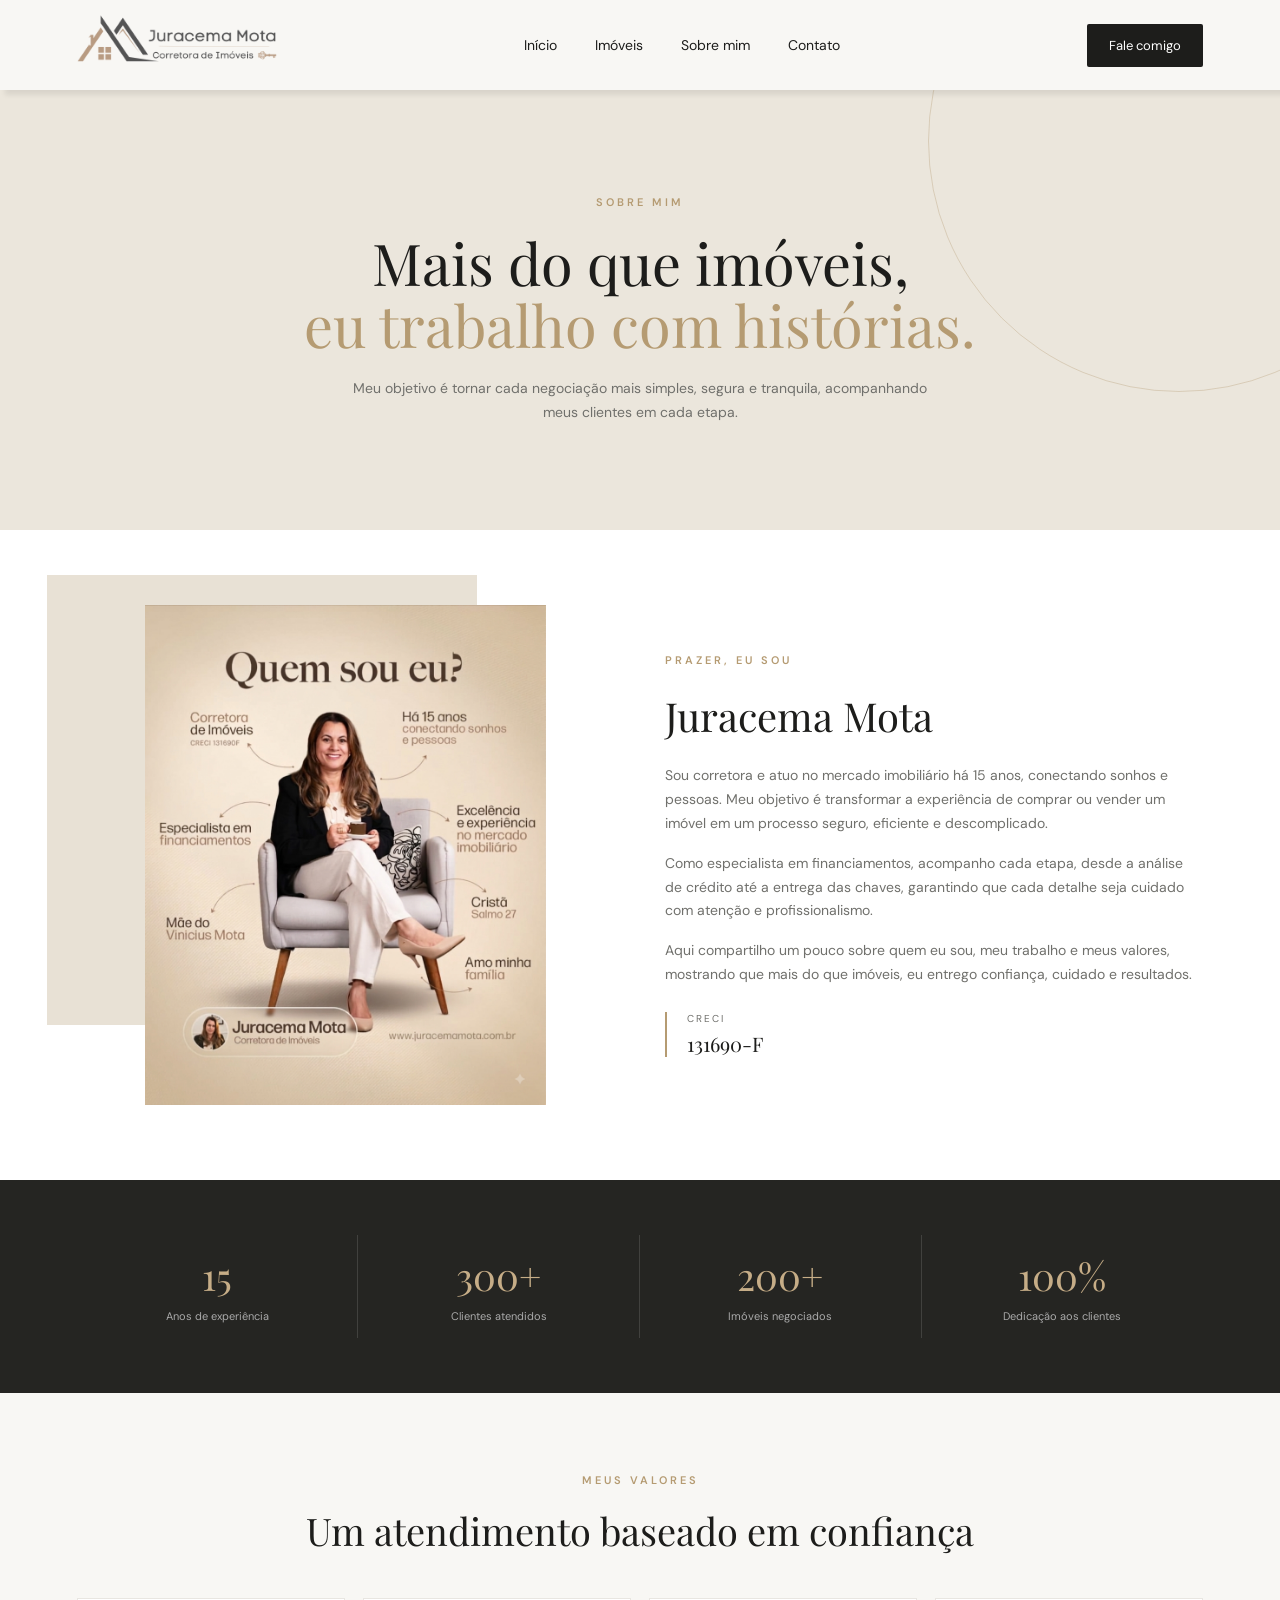
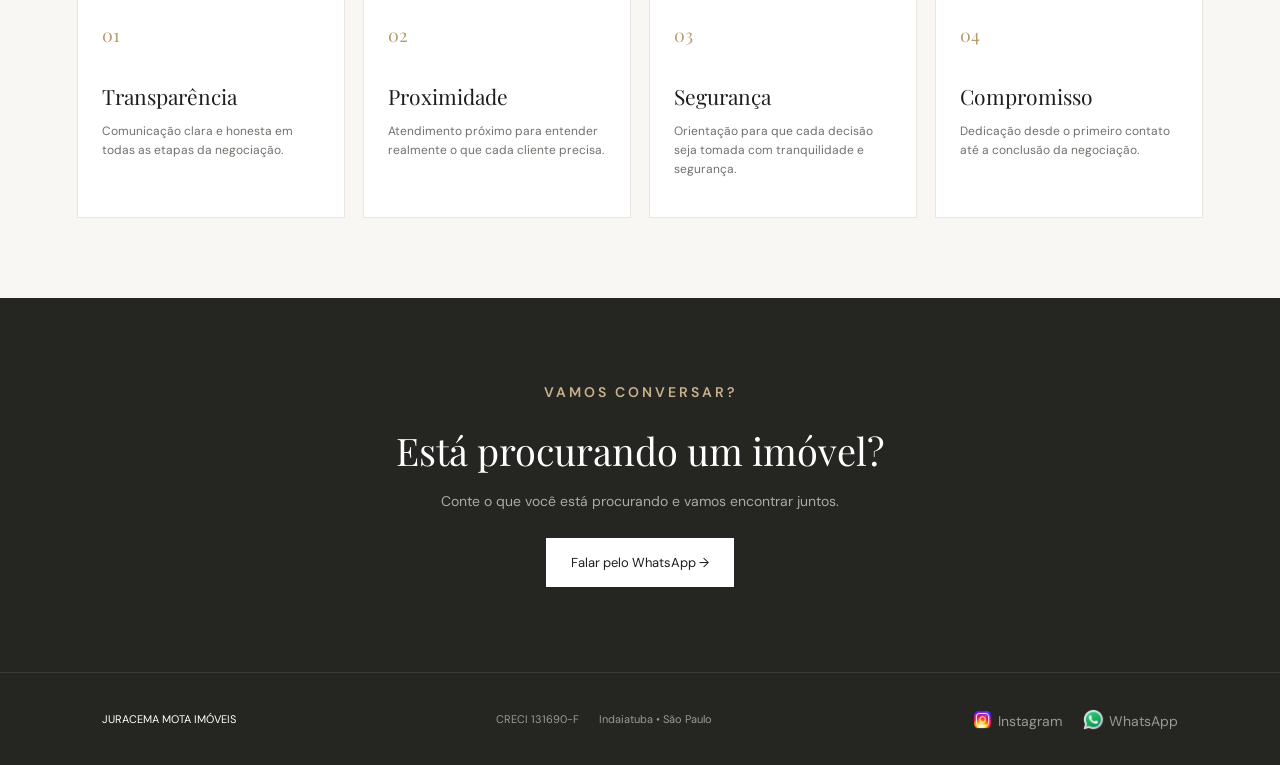
<file: Front-End/sobre.html>
<!DOCTYPE html>
<html lang="pt-BR">

<head>
    <meta charset="UTF-8">
    <meta name="viewport" content="width=device-width, initial-scale=1.0">

    <title>Sobre mim | Juracema Mota Imóveis</title>

    <meta property="og:title" content="Juracema Mota Imóveis">

    <meta property="og:description" content="Encontre seu próximo imóvel com atendimento personalizado.">

    <meta property="og:image" content="https://juracemamotaimoveis.com.br/Imagens/placeholder-imovel.png">

    <meta property="og:image:width" content="1200">
    <meta property="og:image:height" content="630">

    <meta property="og:url" content="https://juracemamotaimoveis.com.br/">

    <meta property="og:type" content="website">
    <meta property="og:site_name" content="Juracema Mota Imóveis">
    <meta property="og:locale" content="pt_BR">

    <meta name="twitter:card" content="summary_large_image">

    <link rel="preconnect" href="https://fonts.googleapis.com">
    <link rel="preconnect" href="https://fonts.gstatic.com" crossorigin>

    <link
        href="https://fonts.googleapis.com/css2?family=DM+Sans:wght@400;500;600&family=Playfair+Display:wght@400;500;600&display=swap"
        rel="stylesheet">

    <link rel="stylesheet" href="style.css">
    <link rel="stylesheet" href="pages.css">
    <link rel="icon" href="Imagens/FavIcon.png" type="image/x-icon">
</head>

<body>

    <header class="header">

        <a class="logo">
            <img src="Imagens/LogoJM.png" alt="Juracema Mota Imóveis">
        </a>

        <nav class="nav" id="mobile-nav">
            <a href="/">Início</a>
            <a href="/imoveis">Imóveis</a>
            <a href="/sobre">Sobre mim</a>
            <a href="#contato">Contato</a>
        </nav>

        <a href="#contato" class="header-button">
            Fale comigo
        </a>

        <button class="menu-button" id="menu-button" type="button" aria-label="Abrir menu" aria-expanded="false">
            ☰
        </button>

    </header>


    <main>

        <!-- HERO DA PÁGINA -->

        <section class="page-hero">

            <div class="page-hero-content">

                <p class="eyebrow">
                    SOBRE MIM
                </p>

                <h1>
                    Mais do que imóveis,
                    <span>eu trabalho com histórias.</span>
                </h1>

                <p>
                    Meu objetivo é tornar cada negociação mais
                    simples, segura e tranquila, acompanhando
                    meus clientes em cada etapa.
                </p>

            </div>

        </section>


        <!-- APRESENTAÇÃO -->

        <section class="about-page">

            <div class="about-page-image">

                <img src="Imagens/Sobre.png" alt="Nome da corretora">

            </div>

            <div class="about-page-content">

                <p class="eyebrow">
                    PRAZER, EU SOU
                </p>

                <h2>
                    Juracema Mota
                </h2>

                <p>
                    Sou corretora e atuo no mercado imobiliário há 15 anos,
                    conectando sonhos e pessoas. Meu objetivo é transformar a experiência
                    de comprar ou vender um imóvel em um processo seguro,
                    eficiente e descomplicado.
                </p>

                <p>
                    Como especialista em financiamentos, acompanho cada etapa,
                    desde a análise de crédito até a entrega das chaves,
                    garantindo que cada detalhe seja cuidado com atenção e profissionalismo.
                </p>

                <p>
                    Aqui compartilho um pouco sobre quem eu sou, meu trabalho e meus valores,
                    mostrando que mais do que imóveis, eu entrego confiança, cuidado e resultados.
                </p>

                <div class="about-signature">
                    <span>CRECI</span>
                    <strong>131690-F</strong>
                </div>

            </div>

        </section>


        <!-- NÚMEROS -->

        <section class="numbers-section">

            <div class="number-item">
                <strong>15</strong>
                <span>Anos de experiência</span>
            </div>

            <div class="number-item">
                <strong>300+</strong>
                <span>Clientes atendidos</span>
            </div>

            <div class="number-item">
                <strong>200+</strong>
                <span>Imóveis negociados</span>
            </div>

            <div class="number-item">
                <strong>100%</strong>
                <span>Dedicação aos clientes</span>
            </div>

        </section>


        <!-- VALORES -->

        <section class="values-section">

            <div class="section-heading centered">

                <p class="eyebrow">
                    MEUS VALORES
                </p>

                <h2>
                    Um atendimento baseado em confiança
                </h2>

            </div>


            <div class="values-grid">

                <article class="value-card">

                    <span>01</span>

                    <h3>
                        Transparência
                    </h3>

                    <p>
                        Comunicação clara e honesta em todas
                        as etapas da negociação.
                    </p>

                </article>


                <article class="value-card">

                    <span>02</span>

                    <h3>
                        Proximidade
                    </h3>

                    <p>
                        Atendimento próximo para entender
                        realmente o que cada cliente precisa.
                    </p>

                </article>


                <article class="value-card">

                    <span>03</span>

                    <h3>
                        Segurança
                    </h3>

                    <p>
                        Orientação para que cada decisão seja
                        tomada com tranquilidade e segurança.
                    </p>

                </article>


                <article class="value-card">

                    <span>04</span>

                    <h3>
                        Compromisso
                    </h3>

                    <p>
                        Dedicação desde o primeiro contato
                        até a conclusão da negociação.
                    </p>

                </article>

            </div>

        </section>


        <!-- CTA -->

        <section class="cta" id="contato">

            <div>

                <p class="eyebrow">
                    VAMOS CONVERSAR?
                </p>

                <h2>
                    Está procurando um imóvel?
                </h2>

                <p>
                    Conte o que você está procurando
                    e vamos encontrar juntos.
                </p>

                <a href="https://wa.me/5519993316550?text=Olá!%20Vim%20pelo%20Site.%20Gostaria%20de%20saber%20mais%20sobre%20os%20imóveis."
                    class="button-light" target="_blank" rel="noopener noreferrer">
                    Falar pelo WhatsApp →
                </a>

            </div>

        </section>


    </main>


    <footer>

        <div class="footer-logo">
            JURACEMA MOTA IMÓVEIS
        </div>

        <div>
            <span>CRECI 131690-F</span>
            <span>Indaiatuba • São Paulo</span>
        </div>

        <div class="footer-links">
            <a href="https://www.instagram.com/juracema_mota_imoveis" target="_blank"><img
                    src="Imagens/instagram-96.png" alt="Instagram Icon"> Instagram</a>
            <a href="https://wa.me/5519993316550?text=Olá!%20Vim%20pelo%20Site.%20Gostaria%20de%20saber%20mais%20sobre%20os%20imóveis."
                target="_blank"><img src="Imagens/whatsapp-96.png" alt="WhastApp Icon"> WhatsApp</a>
        </div>

    </footer>

    <script src="menu.js"></script>
</body>

</html>
</file>
<file: Front-End/style.css>
:root {
    --background: #f8f7f4;
    --white: #ffffff;
    --black: #1d1d1b;
    --gray: #70706c;
    --light-gray: #e8e6e1;
    --accent: #b59b72;
    --dark: #252522;
}


* {
    margin: 0;
    padding: 0;
    box-sizing: border-box;
}


html {
    scroll-behavior: smooth;
}


body {
    font-family: "DM Sans", sans-serif;
    background: var(--background);
    color: var(--black);
}


/* =========================
   HEADER
========================= */

.header {
    height: 90px;

    display: flex;
    align-items: center;
    justify-content: space-between;

    padding: 0 6%;

    background: rgba(248, 247, 244, 0.9);

    position: relative;
    z-index: 10;

    box-shadow: 5px 5px 5px rgba(0, 0, 0, 0.08);
}


.logo {
    display: flex;
    align-items: center;
}

.logo img {
    width: 200px;
    height: auto;
    display: block;
}


.nav {
    display: flex;
    gap: 38px;
}


.nav a,
.footer-links a {
    color: var(--black);
    text-decoration: none;
    font-size: 14px;

    transition: color .3s ease;
}


.nav a:hover {
    color: var(--accent);
}


.header-button {
    text-decoration: none;
    color: var(--white);

    background: var(--black);

    padding: 13px 22px;

    border-radius: 2px;

    font-size: 13px;

    transition:
        transform .3s ease,
        background .3s ease;
}


.header-button:hover {
    transform: translateY(-2px);
    background: var(--accent);
}


.menu-button {
    display: none;

    border: none;
    background: none;

    font-size: 24px;
}


/* =========================
   HERO
========================= */

.hero {
    min-height: 720px;

    display: grid;
    grid-template-columns: 48% 52%;

    padding-left: 8%;

    overflow: hidden;
}


.hero-content {
    display: flex;
    flex-direction: column;
    justify-content: center;

    padding-bottom: 50px;

    animation: fadeUp 1s ease forwards;
}


.eyebrow {
    font-size: 11px;

    font-weight: 600;

    letter-spacing: 3px;

    color: var(--accent);

    margin-bottom: 22px;
}


.hero h1 {
    font-family: "Playfair Display", serif;

    font-size: clamp(48px, 5vw, 76px);

    line-height: 1.05;

    font-weight: 400;

    max-width: 650px;
}


.hero h1 span {
    display: block;

    color: var(--accent);
}


.hero-description {
    max-width: 480px;

    color: var(--gray);

    line-height: 1.8;

    margin-top: 30px;

    font-size: 16px;
}


.hero-buttons {
    display: flex;

    align-items: center;

    gap: 25px;

    margin-top: 38px;
}


.button-primary {
    display: inline-flex;

    align-items: center;
    gap: 18px;

    background: var(--black);

    color: white;

    text-decoration: none;

    padding: 16px 24px;

    font-size: 13px;

    transition:
        transform .3s ease,
        background .3s ease;
}


.button-primary:hover {
    transform: translateY(-3px);

    background: var(--accent);
}


.button-secondary {
    color: var(--black);

    text-decoration: none;

    font-size: 13px;

    border-bottom: 1px solid var(--black);

    padding-bottom: 5px;
}


/* =========================
   HERO IMAGE
========================= */

.hero-image-container {
    position: relative;

    min-height: 720px;

    display: flex;

    align-items: center;
    justify-content: center;
}


.image-background {
    position: absolute;

    width: 72%;
    height: 85%;

    right: 0;

    background: #e8e1d5;
}


.hero-image {
    position: relative;

    z-index: 2;

    width: 68%;
    height: 78%;

    object-fit: cover;

    object-position: center;

    animation: imageReveal 1.2s ease forwards;
}


.experience-card {
    position: absolute;

    z-index: 3;

    bottom: 13%;

    left: 8%;

    background: white;

    padding: 22px 28px;

    display: flex;

    flex-direction: column;

    box-shadow: 0 15px 40px rgba(0, 0, 0, .08);
}


.experience-card strong {
    font-family: "Playfair Display", serif;

    font-size: 34px;

    font-weight: 400;
}


.experience-card span {
    color: var(--gray);

    font-size: 11px;

    margin-top: 2px;
}


.creci-card {
    position: absolute;

    z-index: 4;

    right: 6%;

    top: 20%;

    background: var(--black);

    color: white;

    padding: 14px 20px;

    display: flex;

    flex-direction: column;

    font-size: 9px;

    letter-spacing: 2px;
}


.creci-card strong {
    font-size: 11px;

    margin-top: 4px;
}


/* =========================
   SEARCH
========================= */

.search-section {
    padding: 0 8%;

    position: relative;

    z-index: 5;
}


.search-box {
    background: white;

    box-shadow: 0 20px 60px rgba(0, 0, 0, .08);

    padding: 30px;

    display: grid;

    grid-template-columns: 1fr 2fr;

    align-items: center;

    gap: 40px;
}


.search-title {
    display: flex;

    flex-direction: column;

    gap: 8px;
}


.search-title span {
    font-family: "Playfair Display", serif;

    font-size: 25px;
}


.search-title small {
    color: var(--gray);

    font-size: 12px;
}


.search-fields {
    display: grid;

    grid-template-columns: 1fr 1fr 1.5fr auto;

    gap: 10px;
}


.search-fields input,
.search-fields select {
    border: 1px solid var(--light-gray);

    background: white;

    padding: 15px;

    color: var(--gray);

    font-family: inherit;

    outline: none;
}


.search-fields button {
    border: none;

    background: var(--black);

    color: white;

    padding: 0 25px;

    cursor: pointer;

    transition: background .3s ease;
}


.search-fields button:hover {
    background: var(--accent);
}

.featured-carousel {
    display: flex;
    align-items: center;
    gap: 20px;
}


.featured-carousel-viewport {
    flex: 1;
    overflow: hidden;
}


.featured-carousel .property-grid {
    display: flex;

    gap: 24px;

    transition: transform 0.5s ease;

    will-change: transform;
}


.featured-carousel .property-card {
    flex: 0 0 calc((100% - 48px) / 3);
}


.carousel-button {
    width: 46px;
    height: 46px;

    padding: 0;

    border: none;
    background: transparent;

    cursor: pointer;

    display: flex;
    align-items: center;
    justify-content: center;

    flex-shrink: 0;

    transition: opacity 0.2s ease;
}


.carousel-button img {
    width: 24px;
    height: 24px;

    object-fit: contain;
}


.carousel-button:hover {
    opacity: 0.65;
}


.carousel-button:disabled {
    opacity: 0.25;
    cursor: default;
}

/* =========================
   PROPERTIES
========================= */

.properties {
    padding: 140px 8% 120px;
}


.section-heading {
    display: flex;

    justify-content: space-between;

    align-items: end;

    margin-bottom: 55px;
}


.section-heading h2,
.about h2,
.cta h2 {
    font-family: "Playfair Display", serif;

    font-size: clamp(36px, 4vw, 54px);

    font-weight: 400;

    line-height: 1.15;
}


.section-heading>a {
    color: var(--black);

    text-decoration: none;

    font-size: 13px;
}


.property-grid {
    display: grid;

    grid-template-columns: repeat(3, 1fr);

    gap: 25px;
}


.property-card {
    background: white;

    transition:
        transform .4s ease,
        box-shadow .4s ease;
}


.property-card:hover {
    transform: translateY(-8px);

    box-shadow: 0 20px 50px rgba(0, 0, 0, .1);
}


.property-image {
    height: 300px;

    position: relative;

    overflow: hidden;
}


.property-image img {
    width: 100%;
    height: 100%;

    object-fit: cover;

    transition: transform .7s ease;
}


.property-card:hover .property-image img {
    transform: scale(1.06);
}


.property-tag {
    position: absolute;

    top: 15px;
    left: 15px;

    background: white;

    padding: 8px 12px;

    font-size: 9px;

    letter-spacing: 2px;
}


.property-info {
    padding: 25px;
}


.property-location {
    font-size: 11px;

    color: var(--accent);

    margin-bottom: 10px;
}


.property-info h3 {
    font-family: "Playfair Display", serif;

    font-size: 20px;

    font-weight: 400;
}


.property-details {
    display: flex;

    gap: 15px;

    color: var(--gray);

    font-size: 11px;

    margin: 20px 0;
}


.property-price {
    font-size: 18px;
}

/* =========================
   BOTÃO DOS IMÓVEIS
========================= */

.property-button {

    display: inline-flex;

    align-items: center;

    justify-content: center;

    margin-top: 5px;

    padding: 13px 18px;

    background: var(--black);

    color: white;

    text-decoration: none;

    font-size: 12px;

    transition:
        background .3s ease,
        transform .3s ease;

}

.property-button:hover {

    background: var(--accent);

    transform: translateY(-2px);

}


/* =========================
   ABOUT
========================= */

.about {
    background: white;

    padding: 120px 8%;

    display: grid;

    grid-template-columns: 1fr 1fr;

    gap: 100px;

    align-items: center;
}


.about-image {
    height: 600px;

    overflow: hidden;
}


.about-image img {
    width: 100%;
    height: 100%;

    object-fit: cover;
}


.about-content {
    max-width: 540px;
}


.about-content h2 {
    margin-bottom: 30px;
}


.about-content p:not(.eyebrow) {
    color: var(--gray);

    line-height: 1.8;

    margin-bottom: 20px;
}


.about-content .button-primary {
    margin-top: 20px;
}


/* =========================
   FEATURES
========================= */

.features {
    padding: 130px 8%;
}


.centered {
    display: block;

    text-align: center;
}


.features-grid {
    display: grid;

    grid-template-columns: repeat(3, 1fr);

    gap: 70px;

    margin-top: 70px;
}


.feature {
    border-top: 1px solid var(--light-gray);

    padding-top: 25px;
}


.feature-number {
    font-family: "Playfair Display", serif;

    color: var(--accent);

    font-size: 20px;

    margin-bottom: 25px;
}


.feature h3 {
    font-family: "Playfair Display", serif;

    font-size: 25px;

    font-weight: 400;

    margin-bottom: 15px;
}


.feature p {
    color: var(--gray);

    line-height: 1.8;

    font-size: 14px;
}


/* =========================
   CTA
========================= */

.cta {
    background: var(--dark);

    color: white;

    padding: 130px 8%;

    text-align: center;
}


.cta>div {
    max-width: 800px;

    margin: auto;
}


.cta .eyebrow {
    color: #c8b28d;
}


.cta h2 {
    margin-bottom: 25px;
}


.cta p {
    color: #aaa;

    margin-bottom: 35px;
}


.button-light {
    display: inline-block;

    background: white;

    color: var(--black);

    text-decoration: none;

    padding: 16px 25px;

    font-size: 13px;

    transition:
        transform .3s ease,
        background .3s ease;
}


.button-light:hover {
    transform: translateY(-3px);

    background: var(--accent);

    color: white;
}


/* =========================
   FOOTER
========================= */

footer {
    background: var(--dark);

    border-top: 1px solid #3b3b38;

    color: white;

    padding: 35px 8%;

    display: flex;

    justify-content: space-between;

    align-items: center;

    font-size: 11px;
}


footer>div:nth-child(2) {
    display: flex;

    gap: 20px;

    color: #999;
}


.footer-links {
    display: flex;

    gap: 20px;
}


.footer-links a {
    color: #999;
}

.footer-links a:hover {
    color: var(--accent);
}

.footer-links img {
    width: 23px;
    height: 23px;

    object-fit: contain;

    margin-bottom: -5px;

}


/* =========================
   ANIMAÇÕES
========================= */

@keyframes fadeUp {

    from {
        opacity: 0;
        transform: translateY(30px);
    }

    to {
        opacity: 1;
        transform: translateY(0);
    }

}


@keyframes imageReveal {

    from {
        opacity: 0;
        transform: translateX(40px);
    }

    to {
        opacity: 1;
        transform: translateX(0);
    }

}


/* =========================
   RESPONSIVO
========================= */
/* =========================
   NOTEBOOKS
========================= */

@media (max-width: 1400px) and (min-width: 1001px) {

    /* HERO */
    .hero {
        min-height: 600px;
    }

    .hero-image-container {
        min-height: 600px;
    }

    .hero h1 {
        font-size: clamp(42px, 3.8vw, 54px);
    }

    .hero-description {
        font-size: 14px;
        margin-top: 22px;
    }

    .hero-buttons {
        margin-top: 28px;
    }

    /* TÍTULOS DAS SEÇÕES */
    .section-heading h2,
    .about h2,
    .cta h2 {
        font-size: 38px;
    }

    /* IMÓVEIS EM DESTAQUE */
    .properties {
        padding: 80px 6% 75px;
    }

    .section-heading {
        margin-bottom: 32px;
    }

    .property-image {
        height: 230px;
    }

    .property-info {
        padding: 18px;
    }

    .property-info h3 {
        font-size: 19px;
    }

    .property-details {
        margin: 14px 0;
    }

    /* SOBRE */
    .about {
        padding: 80px 6%;
        gap: 65px;
    }

    .about-image {
        height: 460px;
    }

    .about-content h2 {
        margin-bottom: 22px;
    }

    .about-content p:not(.eyebrow) {
        font-size: 14px;
        line-height: 1.7;
        margin-bottom: 16px;
    }

    /* DIFERENCIAIS */
    .features {
        padding: 85px 6%;
    }

    .features-grid {
        gap: 45px;
        margin-top: 45px;
    }

    .feature h3 {
        font-size: 21px;
    }

    .feature p {
        font-size: 13px;
        line-height: 1.7;
    }

    /* CTA */
    .cta {
        padding: 85px 6%;
    }

    .cta h2 {
        margin-bottom: 20px;
    }

    .cta p {
        margin-bottom: 28px;
        font-size: 14px;
    }
}


@media (max-width: 1000px) {

    .header {
        position: relative;
    }


    .header-button {
        display: none;
    }


    .menu-button {
        display: block;

        position: relative;
        z-index: 20;

        cursor: pointer;

        color: var(--black);
    }


    .nav {
        position: absolute;

        top: 90px;
        left: 0;

        width: 100%;

        display: flex;
        flex-direction: column;

        gap: 0;

        background: var(--background);

        padding: 10px 6% 20px;

        border-top: 1px solid var(--light-gray);

        box-shadow:
            0 20px 35px rgba(0, 0, 0, 0.08);

        opacity: 0;
        visibility: hidden;

        transform: translateY(-10px);

        pointer-events: none;

        transition:
            opacity .25s ease,
            transform .25s ease,
            visibility .25s ease;

        z-index: 15;
    }


    .nav.active {
        opacity: 1;
        visibility: visible;

        transform: translateY(0);

        pointer-events: auto;
    }


    .nav a {
        width: 100%;

        padding: 15px 0;

        border-bottom:
            1px solid var(--light-gray);
    }


    .nav a:last-child {
        border-bottom: none;
    }


    /* restante do seu CSS responsivo... */


    .hero {
        grid-template-columns: 1fr;

        padding: 60px 8%;
    }


    .hero-image-container {
        min-height: 600px;

        margin-top: 50px;
    }


    .search-box {
        grid-template-columns: 1fr;
    }


    .search-fields {
        display: grid;

        grid-template-columns: 1fr 1.5fr auto;

        gap: 10px;
    }


    .property-grid {
        grid-template-columns: 1fr 1fr;
    }


    .about {
        grid-template-columns: 1fr;

        gap: 60px;
    }


    .features-grid {
        grid-template-columns: 1fr;
    }

}

@media (max-width: 768px) {

    .featured-carousel {
        gap: 10px;
    }


    .featured-carousel .property-card {
        flex: 0 0 100%;
    }


    .carousel-button {
        width: 36px;
        height: 36px;
    }


    .carousel-button img {
        width: 20px;
        height: 20px;
    }

}

@media (max-width: 650px) {

    .header {
        padding: 0 5%;
    }


    .hero {
        padding: 50px 5%;
    }


    .hero h1 {
        font-size: 46px;
    }


    .hero-image-container {
        min-height: 480px;
    }


    .hero-image {
        width: 80%;
        height: 75%;
    }


    .experience-card {
        left: 0;
    }


    .search-section {
        padding: 0 5%;
    }


    .search-fields {
        grid-template-columns: 1fr;
    }


    .search-fields button {
        padding: 15px;
    }


    .properties,
    .features,
    .about {
        padding-left: 5%;
        padding-right: 5%;
    }


    .section-heading {
        display: block;
    }


    .section-heading>a {
        display: inline-block;

        margin-top: 20px;
    }


    .property-grid {
        grid-template-columns: 1fr;
    }


    .property-image {
        height: 280px;
    }


    .about-image {
        height: 450px;
    }


    footer {
        flex-direction: column;

        gap: 25px;

        text-align: center;
    }

}
</file>
<file: Front-End/pages.css>
/* =========================================
   PÁGINAS INTERNAS
========================================= */


/* =========================================
   HERO - SOBRE
========================================= */

.page-hero {

    min-height: 520px;

    display: flex;

    align-items: center;

    justify-content: center;

    text-align: center;

    padding: 80px 8%;

    background: #ebe6dc;

    position: relative;

    overflow: hidden;
}


.page-hero::before {

    content: "";

    position: absolute;

    width: 500px;
    height: 500px;

    border: 1px solid rgba(181, 155, 114, .35);

    border-radius: 50%;

    right: -150px;
    top: -200px;
}


.page-hero-content {

    max-width: 850px;

    animation: fadeUp 1s ease forwards;
}


.page-hero h1 {

    font-family: "Playfair Display", serif;

    font-weight: 400;

    font-size: clamp(48px, 6vw, 76px);

    line-height: 1.08;

}


.page-hero h1 span {

    display: block;

    color: var(--accent);
}


.page-hero p:not(.eyebrow) {

    max-width: 600px;

    margin: 30px auto 0;

    color: var(--gray);

    line-height: 1.8;

}


/* =========================================
   SOBRE
========================================= */

.about-page {

    padding: 140px 8%;

    display: grid;

    grid-template-columns: 1fr 1fr;

    gap: 100px;

    align-items: center;

    background: white;
}


.about-page-image {

    height: 650px;

    position: relative;
}


.about-page-image::before {

    content: "";

    position: absolute;

    width: 80%;

    height: 90%;

    background: #e8e1d5;

    left: -30px;

    top: -30px;
}


.about-page-image img {

    width: 72%;

    height: 90%;

    object-fit: cover;

    position: relative;

    z-index: 2;
}


.about-page-content {

    max-width: 550px;
}


.about-page-content h2 {

    font-family: "Playfair Display", serif;

    font-size: 55px;

    font-weight: 400;

    margin-bottom: 30px;
}


.about-page-content p:not(.eyebrow) {

    color: var(--gray);

    line-height: 1.9;

    margin-bottom: 20px;
}


.about-signature {

    border-left: 2px solid var(--accent);

    padding-left: 20px;

    margin-top: 35px;

    display: flex;

    flex-direction: column;
}


.about-signature span {

    font-size: 10px;

    letter-spacing: 2px;

    color: var(--gray);
}


.about-signature strong {

    font-family: "Playfair Display", serif;

    font-weight: 400;

    font-size: 20px;

    margin-top: 5px;
}


/* =========================================
   NÚMEROS
========================================= */

.numbers-section {

    padding: 80px 8%;

    background: var(--dark);

    color: white;

    display: grid;

    grid-template-columns: repeat(4, 1fr);

    text-align: center;
}


.number-item {

    border-right: 1px solid #41413e;

    padding: 20px;
}


.number-item:last-child {

    border-right: none;
}


.number-item strong {

    display: block;

    font-family: "Playfair Display", serif;

    font-size: 48px;

    font-weight: 400;

    color: #c6ad87;
}


.number-item span {

    display: block;

    margin-top: 8px;

    color: #aaa;

    font-size: 12px;
}


/* =========================================
   VALORES
========================================= */

.values-section {

    padding: 130px 8%;
}


.values-grid {

    display: grid;

    grid-template-columns: repeat(4, 1fr);

    gap: 25px;

    margin-top: 70px;
}


.value-card {

    padding: 30px;

    border: 1px solid var(--light-gray);

    background: white;

    min-height: 280px;

    transition:
        transform .35s ease,
        box-shadow .35s ease;
}


.value-card:hover {

    transform: translateY(-7px);

    box-shadow: 0 20px 50px rgba(0, 0, 0, .07);
}


.value-card>span {

    font-family: "Playfair Display", serif;

    color: var(--accent);

    font-size: 18px;
}


.value-card h3 {

    font-family: "Playfair Display", serif;

    font-size: 25px;

    font-weight: 400;

    margin: 50px 0 15px;
}


.value-card p {

    color: var(--gray);

    line-height: 1.7;

    font-size: 13px;
}


/* =========================================
   HERO - IMÓVEIS
========================================= */

.properties-hero {

    padding: 110px 8% 90px;

    background: #ebe6dc;

    text-align: center;
}


.properties-hero h1 {

    font-family: "Playfair Display", serif;

    font-size: clamp(45px, 5vw, 68px);

    font-weight: 400;

    line-height: 1.1;
}


.properties-hero h1 span {

    display: block;

    color: var(--accent);
}


.properties-hero p:not(.eyebrow) {

    color: var(--gray);

    margin-top: 25px;

    line-height: 1.7;
}


/* =========================================
   BUSCA DE IMÓVEIS
========================================= */

.property-search {

    padding: 0 8%;

    position: relative;

    z-index: 3;

    margin-top: -35px;
}


.property-search-inner {

    background: white;

    padding: 25px;

    display: grid;

    grid-template-columns:
        1fr 1fr 1.5fr 1fr auto;

    gap: 12px;

    box-shadow: 0 20px 50px rgba(0, 0, 0, .08);
}


.search-option {

    display: flex;

    flex-direction: column;

    gap: 7px;
}


.search-option label {

    font-size: 9px;

    letter-spacing: 2px;

    color: var(--gray);
}


.search-option input,
.search-option select {

    width: 100%;

    height: 45px;

    padding: 0 12px;

    border: 1px solid var(--light-gray);

    background: white;

    font-family: inherit;

    color: var(--black);

    outline: none;
}


.search-button {

    align-self: end;

    height: 45px;

    padding: 0 25px;

    background: var(--black);

    color: white;

    border: none;

    cursor: pointer;

    transition: background .3s ease;
}


.search-button:hover {

    background: var(--accent);
}


/* =========================================
   TODOS OS IMÓVEIS
========================================= */

.all-properties {

    padding: 120px 8%;
}


.properties-top {

    display: flex;

    align-items: end;

    justify-content: space-between;

    margin-bottom: 50px;
}


.properties-top h2 {

    font-family: "Playfair Display", serif;

    font-size: 45px;

    font-weight: 400;
}


.property-count {

    color: var(--gray);

    font-size: 12px;
}



.property-button:hover {

    background: var(--accent);

    transform: translateY(-2px);

}

/* =========================
   IMÓVEL INDISPONÍVEL
========================= */

.property-unavailable {
    opacity: 0.72;
}


.property-unavailable .property-image img {
    filter: grayscale(70%);
}


.property-status-unavailable {
    position: absolute;

    right: 15px;
    top: 15px;

    background: #1d1d1b;
    color: white;

    padding: 8px 12px;

    font-size: 9px;
    font-weight: 600;

    letter-spacing: 1.5px;
}


/* =========================
   MENSAGENS DA LISTAGEM
========================= */

.properties-message {
    grid-column: 1 / -1;

    padding: 60px 20px;

    text-align: center;

    color: var(--gray);

    font-size: 14px;
}


.properties-error {
    color: #8a3d3d;
}


/* =========================================
   PAGINAÇÃO
========================================= */

.pagination {

    display: flex;

    justify-content: center;

    gap: 8px;

    margin-top: 70px;
}


.pagination button {

    width: 40px;

    height: 40px;

    background: white;

    border: 1px solid var(--light-gray);

    cursor: pointer;

    font-family: inherit;

    transition: .3s ease;
}


.pagination button:hover,
.pagination button.active {

    background: var(--black);

    color: white;

    border-color: var(--black);
}


/* =========================================
   RESPONSIVO
========================================= */

@media (max-width: 1366px) and (min-width: 1001px) {

    /* =========================
       HERO - SOBRE
    ========================= */

    .page-hero {
        min-height: 440px;
        padding: 60px 6%;
    }

    .page-hero h1 {
        font-size: clamp(42px, 4.5vw, 58px);
    }

    .page-hero p:not(.eyebrow) {
        margin-top: 22px;
        font-size: 14px;
        line-height: 1.7;
    }

    /* =========================
       SOBRE
    ========================= */

    .about-page {
        padding: 75px 6%;
        gap: 50px;
    }

    .about-page-image {
        height: 500px;
    }

    .about-page-image img {
        width: 100%;
        height: 100%;
        object-fit: contain;
    }

    .about-page-content h2 {
        font-size: 40px;
        margin-bottom: 22px;
    }

    .about-page-content p:not(.eyebrow) {
        font-size: 14px;
        line-height: 1.7;
        margin-bottom: 16px;
    }

    .about-signature {
        margin-top: 25px;
    }

    /* =========================
       NÚMEROS
    ========================= */

    .numbers-section {
        padding: 55px 6%;
    }

    .number-item {
        padding: 15px;
    }

    .number-item strong {
        font-size: 38px;
    }

    .number-item span {
        font-size: 11px;
    }

    /* =========================
       VALORES
    ========================= */

    .values-section {
        padding: 80px 6%;
    }

    .values-grid {
        gap: 18px;
        margin-top: 45px;
    }

    .value-card {
        padding: 24px;
        min-height: 220px;
    }

    .value-card h3 {
        font-size: 21px;
        margin: 35px 0 12px;
    }

    .value-card p {
        font-size: 12px;
        line-height: 1.6;
    }

    /* =========================
       HERO - IMÓVEIS
    ========================= */

    .properties-hero {
        padding: 75px 6% 65px;
    }

    .properties-hero h1 {
        font-size: clamp(40px, 4.2vw, 54px);
    }

    .properties-hero p:not(.eyebrow) {
        margin-top: 18px;
        font-size: 14px;
    }

    /* =========================
       BUSCA DE IMÓVEIS
    ========================= */

    .property-search {
        padding: 0 6%;
        margin-top: -28px;
    }

    .property-search-inner {
        padding: 20px;
        gap: 10px;
    }

    .search-option input,
    .search-option select {
        height: 42px;
    }

    .search-button {
        height: 42px;
        padding: 0 20px;
    }

    /* =========================
       TODOS OS IMÓVEIS
    ========================= */

    .all-properties {
        padding: 80px 6%;
    }

    .properties-top {
        margin-bottom: 35px;
    }

    .properties-top h2 {
        font-size: 38px;
    }

    .pagination {
        margin-top: 50px;
    }
}

@media (max-width: 1000px) {

    .about-page {

        grid-template-columns: 1fr;

        gap: 70px;
    }


    .about-page-image {

        height: 550px;

        max-width: 650px;
    }


    .numbers-section {

        grid-template-columns: 1fr 1fr;
    }


    .number-item:nth-child(2) {

        border-right: none;
    }


    .values-grid {

        grid-template-columns: 1fr 1fr;
    }


    .property-search-inner {

        grid-template-columns: 1fr 1fr;
    }


    .search-button {

        width: 100%;
    }

}


@media (max-width: 650px) {

    .page-hero {

        min-height: 450px;

        padding: 60px 5%;
    }


    .about-page {

        padding: 90px 5%;
    }


    .about-page-image {
        height: 445px;

        display: flex;
        justify-content: center;
    }


    .about-page-image::before {
        width: 92%;
        height: 92%;

        left: -10px;
        top: -15px;
    }


    .about-page-image img {
        width: 92%;
        height: 100%;

        object-fit: cover;
    }


    .about-page-content h2 {

        font-size: 42px;
    }


    .numbers-section {

        grid-template-columns: 1fr;
    }


    .number-item {

        border-right: none;

        border-bottom: 1px solid #41413e;
    }


    .number-item:last-child {

        border-bottom: none;
    }


    .values-section {

        padding: 90px 5%;
    }


    .values-grid {

        grid-template-columns: 1fr;
    }


    .properties-hero {

        padding: 80px 5%;
    }


    .property-search {

        padding: 0 5%;
    }


    .property-search-inner {

        grid-template-columns: 1fr;

        padding: 20px;
    }


    .all-properties {

        padding: 90px 5%;
    }


    .properties-top {

        display: block;
    }


    .property-count {

        display: block;

        margin-top: 15px;
    }

}
</file>
